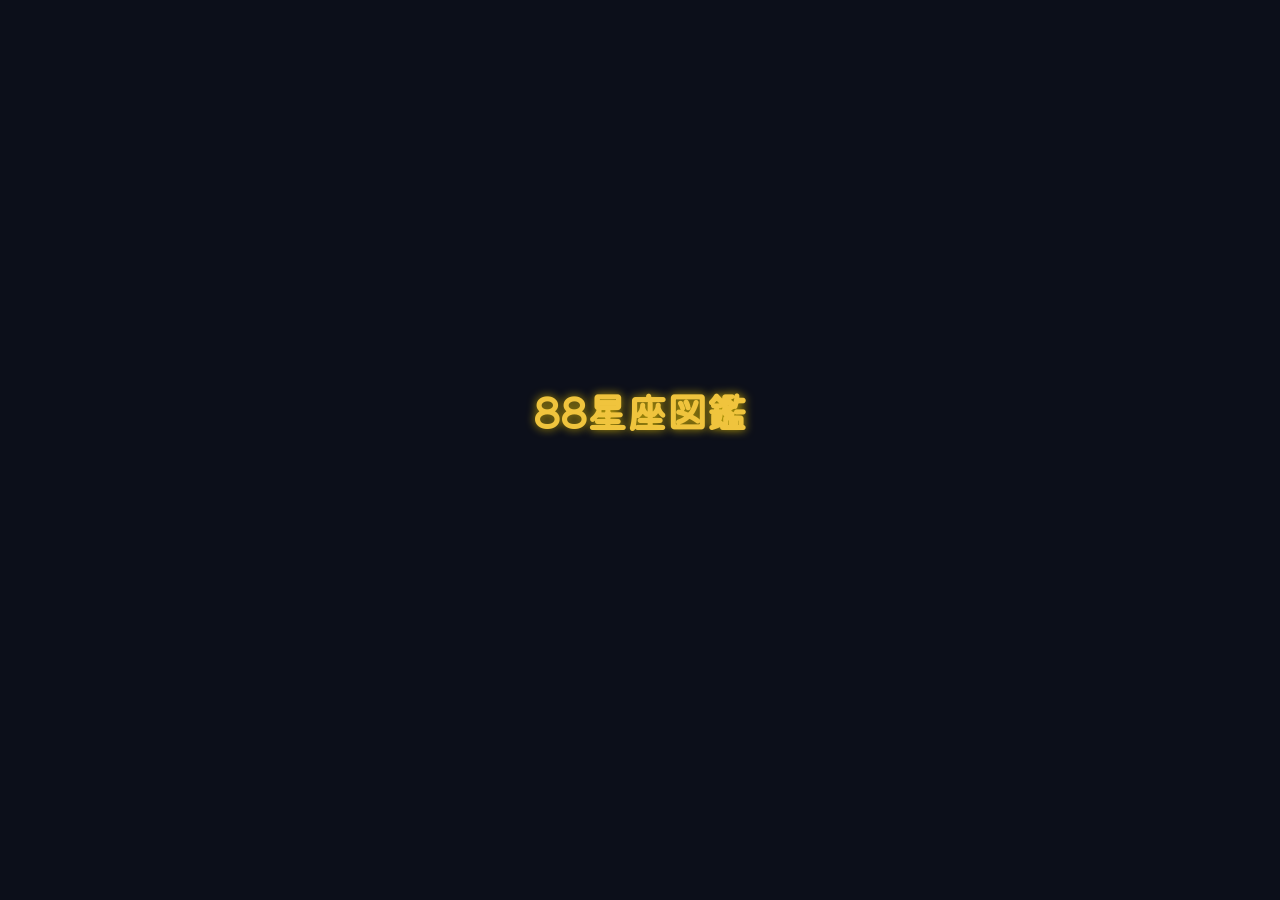
<file: constellation.html>
<!DOCTYPE html>
<html lang="ja">
<head>
    <meta charset="UTF-8">
    <meta name="viewport" content="width=device-width, initial-scale=1.0">
    <title>88星座図鑑</title>
    <link rel="stylesheet" href="style.css">
    <link rel="preconnect" href="https://fonts.googleapis.com">
    <link rel="preconnect" href="https://fonts.gstatic.com" crossorigin>
    <link href="https://fonts.googleapis.com/css2?family=Kiwi+Maru:wght@400;500&family=Noto+Sans+JP:wght@400;700&display=swap" rel="stylesheet">
</head>
<body>

    <div id="stars"></div>
    <div id="stars2"></div>
    <div id="stars3"></div>
    <div class="shooting-star"></div>
    <div class="shooting-star"></div>
    <div class="shooting-star"></div>

    <div id="splash-screen">
        <div class="splash-content">
            <h1 class="splash-title">88星座図鑑</h1>
            <div class="credits">
                <p>製作：MONDOCOLO STUDIO.</p>
                
                <p>©株式会社MONDOCOLO</p>
            </div>
        </div>
    </div>

    <div id="app-container" class="hidden">
        <header>
            <h1>88星座図鑑</h1>
            <p>気になる星座をタップしてください</p>
        </header>
        <main id="constellation-grid" class="grid-container"></main>
        <footer class="app-footer">
            <p>製作：MONDOCOLO STUDIO.</p>
            
            <p>2026 株式会社MONDOCOLO</p>
            <p>「星と君ぷろじぇくと」実行委員会</p>
        </footer>
    </div>

    <div id="modal" class="modal-overlay hidden">
        <div class="modal-content">
            <button id="close-button" class="close-button">&times;</button>
            <div class="modal-body">
                <div class="modal-info">
                    <h2 id="modal-name-jp">星座名</h2>
                    <p id="modal-name-en" class="en-name">English Name</p>
                    <div class="modal-details">
                        <p><strong>見頃の季節:</strong> <span id="modal-season"></span></p>
                        <p><strong>有名な星:</strong> <span id="modal-star"></span></p>
                        <div id="modal-description-container"></div>
                    </div>
                </div>
            </div>
        </div>
    </div>

    <script src="script.js"></script>
</body>
</html>
</file>
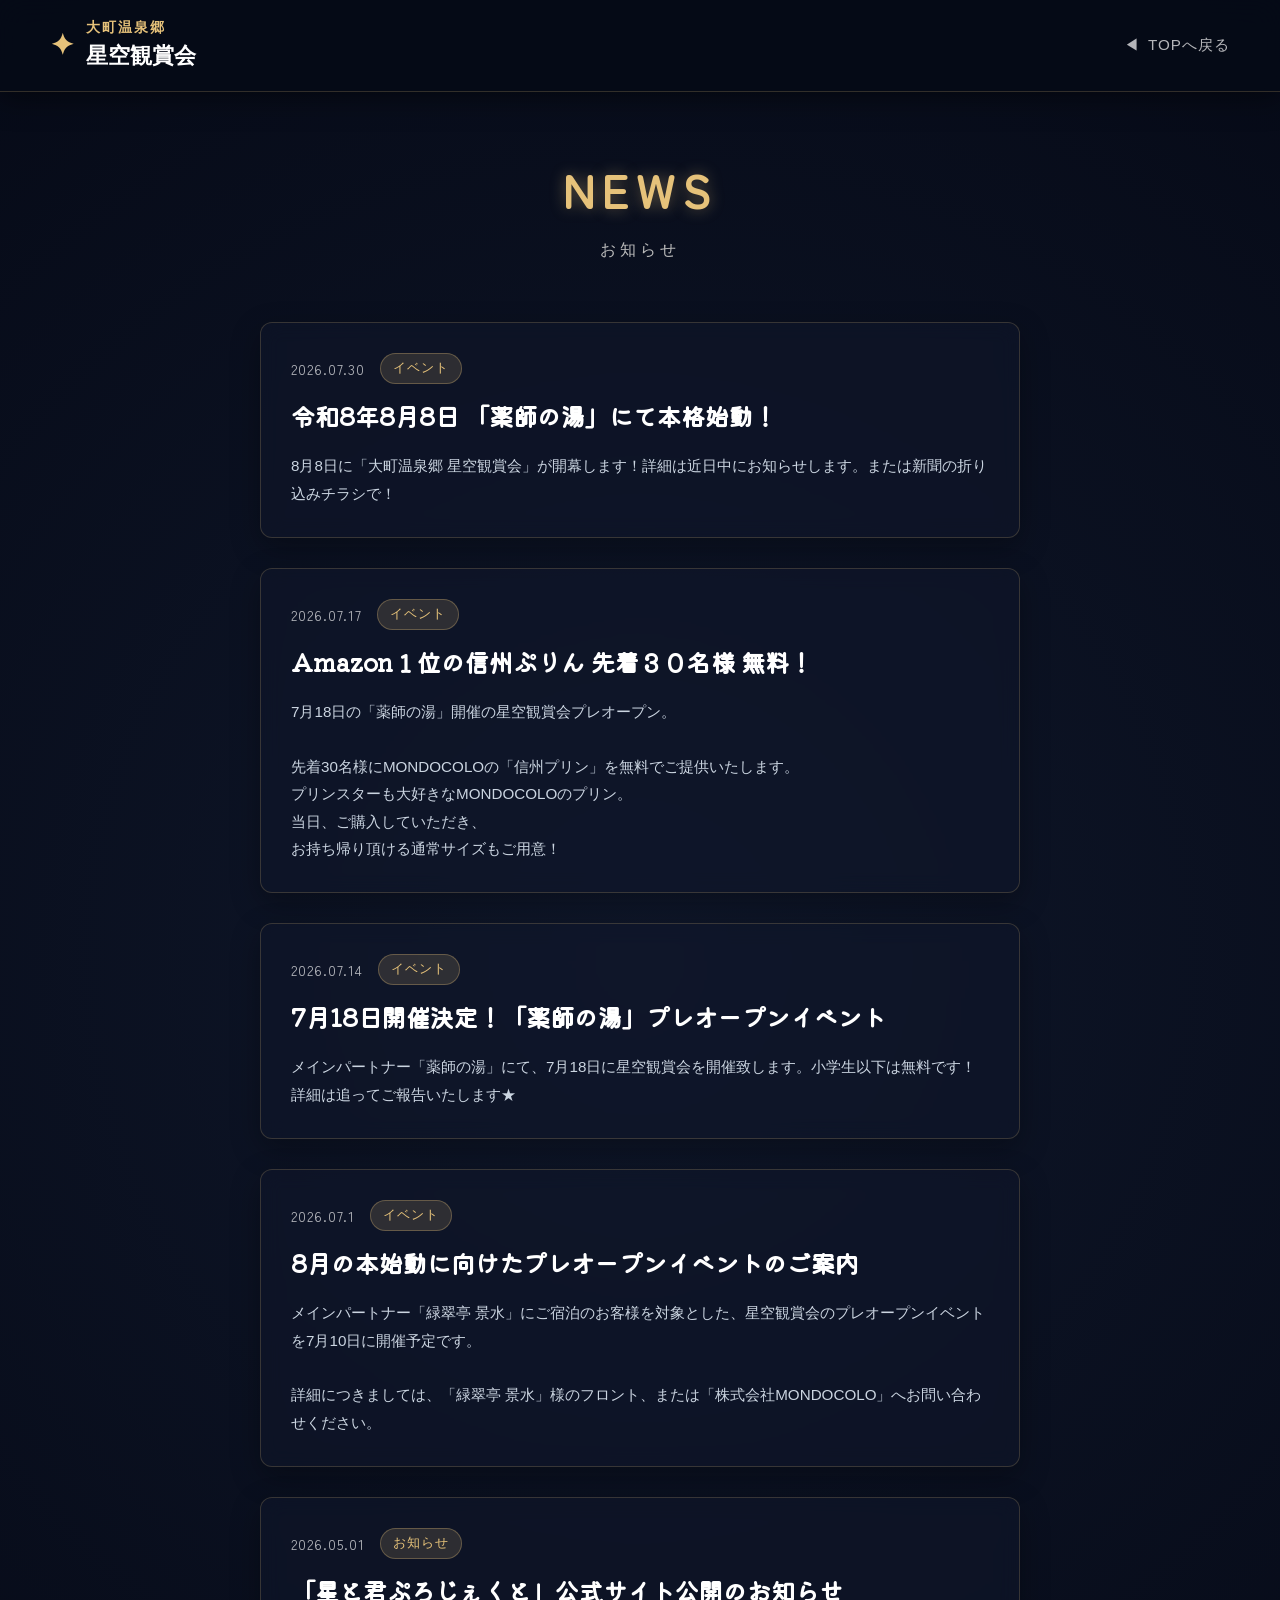
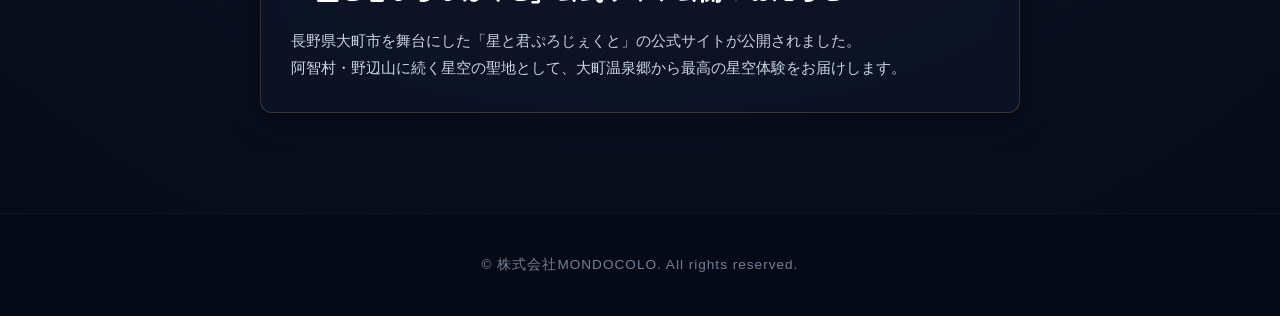
<file: news.html>
<!DOCTYPE html>
<html lang="ja">
<head>
    <meta charset="UTF-8">
    <meta name="viewport" content="width=device-width, initial-scale=1.0">
    <title>お知らせ | 大町温泉郷 星空観賞会 ～銀河の旅人～</title>
    <link rel="icon" href="data:image/svg+xml,<svg xmlns=%22http://www.w3.org/2000/svg%22 viewBox=%220 0 100 100%22><text y=%22.9em%22 font-size=%2290%22>✦</text></svg>">
    <link href="https://fonts.googleapis.com/css2?family=Kiwi+Maru:wght@500&family=Zen+Maru+Gothic:wght@500;700&display=swap" rel="stylesheet">
    <style>
        :root {
            --bg-overlay: rgba(6, 10, 23, 0.95);
            --text-main: #f0f8ff;
            --accent-gold: #e6c27a;
            --accent-glow: rgba(230, 194, 122, 0.4);
            --card-bg: rgba(15, 23, 42, 0.6);
        }

        * {
            box-sizing: border-box;
            margin: 0;
            padding: 0;
        }

        body {
            font-family: 'Helvetica Neue', 'Hiragino Kaku Gothic ProN', sans-serif;
            color: var(--text-main);
            line-height: 1.6;
            background-color: #060a17;
            overflow-x: hidden;
            background-image: radial-gradient(circle at center, rgba(15, 23, 42, 1) 0%, rgba(6, 10, 23, 1) 100%);
        }

        header {
            position: fixed;
            top: 0;
            left: 0;
            width: 100%;
            height: 92px;
            background: rgba(6, 10, 23, 0.9);
            backdrop-filter: blur(15px);
            border-bottom: 1px solid rgba(230, 194, 122, 0.2);
            display: flex;
            justify-content: space-between;
            align-items: center;
            padding: 0 50px;
            z-index: 1000;
            box-shadow: 0 4px 30px rgba(0, 0, 0, 0.5);
        }

        .logo {
            font-size: 1.4rem;
            font-weight: bold;
            text-decoration: none;
            color: #fff;
            display: flex;
            align-items: center;
            gap: 12px;
        }

        .logo-icon {
            color: var(--accent-gold);
            font-size: 1.8rem;
            animation: pulse 3s infinite ease-in-out;
        }

        .logo-text span {
            color: var(--accent-gold);
            font-size: 0.85rem;
            display: block;
            letter-spacing: 2px;
        }

        .back-to-home {
            color: rgba(255, 255, 255, 0.7);
            text-decoration: none;
            font-size: 0.95rem;
            letter-spacing: 1px;
            transition: color 0.3s;
            display: flex;
            align-items: center;
            gap: 8px;
        }

        .back-to-home:hover {
            color: var(--accent-gold);
        }

        .container {
            max-width: 800px;
            margin: 0 auto;
            padding: 150px 20px 100px 20px;
        }

        .page-title {
            text-align: center;
            margin-bottom: 60px;
        }

        .page-title h1 {
            font-size: 3rem;
            color: var(--accent-gold);
            letter-spacing: 6px;
            text-shadow: 0 0 15px var(--accent-glow);
            font-family: 'Zen Maru Gothic', sans-serif;
        }

        .page-title p {
            font-size: 1rem;
            color: #bbb;
            letter-spacing: 4px;
            margin-top: 10px;
        }

        .news-list {
            display: flex;
            flex-direction: column;
            gap: 30px;
        }

        .news-article {
            background: var(--card-bg);
            border: 1px solid rgba(230, 194, 122, 0.2);
            border-radius: 12px;
            padding: 30px;
            backdrop-filter: blur(10px);
            transition: transform 0.3s ease, border-color 0.3s ease;
            box-shadow: 0 10px 30px rgba(0,0,0,0.3);
        }

        .news-article:hover {
            transform: translateY(-3px);
            border-color: rgba(230, 194, 122, 0.6);
        }

        .news-meta {
            display: flex;
            align-items: center;
            gap: 15px;
            margin-bottom: 15px;
            font-size: 0.9rem;
        }

        .news-date {
            color: rgba(255, 255, 255, 0.7);
            font-family: 'Zen Maru Gothic', sans-serif;
            letter-spacing: 1px;
        }

        .news-category {
            background: rgba(230, 194, 122, 0.15);
            color: var(--accent-gold);
            padding: 4px 12px;
            border-radius: 20px;
            font-size: 0.8rem;
            border: 1px solid rgba(230, 194, 122, 0.3);
            letter-spacing: 1px;
        }

        .news-title {
            font-size: 1.5rem;
            color: #fff;
            margin-bottom: 20px;
            line-height: 1.4;
            font-family: 'Kiwi Maru', serif;
        }

        .news-content {
            color: #cbd5e1;
            line-height: 1.8;
            font-size: 0.95rem;
            white-space: pre-wrap;
        }

        footer {
            text-align: center;
            padding: 40px 20px;
            background: rgba(6, 10, 23, 0.95);
            border-top: 1px solid rgba(255, 255, 255, 0.05);
        }

        .footer-credit {
            font-size: 0.85rem;
            color: #718096;
            letter-spacing: 1px;
        }

        @keyframes pulse { 0%, 100% { opacity: 0.6; } 50% { opacity: 1; text-shadow: 0 0 15px var(--accent-gold); } }

        @media (max-width: 768px) {
            header { padding: 0 20px; height: 82px; }
            .logo { font-size: 1.1rem; }
            .logo-icon { font-size: 1.4rem; }
            .container { padding: 120px 15px 80px 15px; }
            .page-title h1 { font-size: 2.2rem; }
            .news-article { padding: 20px; }
            .news-title { font-size: 1.3rem; }
        }
    </style>
</head>
<body>

    <header>
        <a href="index.html" class="logo">
            <div class="logo-icon">✦</div>
            <div class="logo-text">
                <span>大町温泉郷</span>
                <span style="font-size:1.4rem; color:#fff; font-weight:bold; letter-spacing:0;">星空観賞会</span>
            </div>
        </a>
        <a href="index.html" class="back-to-home">
            <span>◀</span> TOPへ戻る
        </a>
    </header>

    <main class="container">
        <div class="page-title">
            <h1>NEWS</h1>
            <p>お知らせ</p>
        </div>

        <div class="news-list" id="news-container">
        </div>
    </main>

    <footer>
        <div class="footer-credit">&copy; 株式会社MONDOCOLO. All rights reserved.</div>
    </footer>

    <script src="newsData.js?ver=1.0"></script>
    <script>
        function renderNews() {
            const container = document.getElementById('news-container');
            
            if (!container || typeof newsData === 'undefined') {
                return;
            }
            
            newsData.forEach(news => {
                const articleEl = document.createElement('article');
                articleEl.className = 'news-article';
                
                articleEl.innerHTML = `
                    <div class="news-meta">
                        <span class="news-date">${news.date}</span>
                        <span class="news-category">${news.category}</span>
                    </div>
                    <h2 class="news-title">${news.title}</h2>
                    <div class="news-content">${news.content}</div>
                `;
                
                container.appendChild(articleEl);
            });
        }

        document.addEventListener('DOMContentLoaded', renderNews);
    </script>
</body>
</html>
</file>
<file: style.css>
:root {
    --bg-color: #0c0f1a;
    --card-color: rgba(28, 32, 51, 0.7);
    --text-color: #e0e0e0;
    --accent-color: #f0c43d;
    --highlight-color: #a0c0ff;
    --font-jp: 'Noto Sans JP', sans-serif;
    --font-title: 'Kiwi Maru', serif;
}
* { box-sizing: border-box; margin: 0; padding: 0; }
body { background-color: var(--bg-color); color: var(--text-color); font-family: var(--font-jp); overflow: hidden; }

/* ▼▼▼ ここから背景アニメーションの変更点 ▼▼▼ */
#stars, #stars2, #stars3 {
    position: fixed;
    top: 0;
    left: 0;
    width: 200%;
    height: 200%;
    z-index: -1;
    /* 変更点: 星のサイズを大きく (1px -> 2px, 2px -> 3px) */
    background-image: radial-gradient(2px 2px at 50px 50px, white, transparent),
                      radial-gradient(2px 2px at 100px 150px, white, transparent),
                      radial-gradient(3px 3px at 200px 50px, white, transparent);
    background-repeat: repeat;
}

#stars {
    /* 変更点: 密度を高く(300px -> 150px)、速度を速く(50s -> 30s) */
    background-size: 150px 150px;
    animation: zoom 30s alternate infinite;
}
#stars2 {
    /* 変更点: 密度を高く(500px -> 250px)、速度を速く(70s -> 45s) */
    background-size: 250px 250px;
    animation: zoom 45s alternate-reverse infinite;
}
#stars3 {
    /* 変更点: 密度を高く(700px -> 350px)、速度を速く(90s -> 60s) */
    background-size: 350px 350px;
    animation: zoom 60s alternate infinite;
}
/* ▲▲▲ ここまで背景アニメーションの変更点 ▲▲▲ */

@keyframes zoom { from { transform: scale(1); } to { transform: scale(1.5); } }

.shooting-star { position: fixed; top: -10px; left: 50%; width: 2px; height: 150px; background: linear-gradient(to top, rgba(255, 255, 255, 0), rgba(255, 255, 255, 0.6)); transform-origin: top left; transform: rotate(-45deg); animation: shooting-star-animation 10s ease-in-out infinite; z-index: -1; }
.shooting-star:nth-child(2) { top: 20%; left: -50px; animation-delay: 3s; animation-duration: 8s; }
.shooting-star:nth-child(3) { top: -10px; left: 80%; animation-delay: 5.5s; animation-duration: 12s; }
@keyframes shooting-star-animation { 0% { opacity: 0; transform: rotate(-45deg) translateX(0); } 10% { opacity: 1; } 90% { opacity: 1; } 100% { opacity: 0; transform: rotate(-45deg) translateX(150vw); } }

#splash-screen { position: fixed; top: 0; left: 0; width: 100%; height: 100%; background-color: var(--bg-color); z-index: 1000; display: flex; justify-content: center; align-items: center; text-align: center; transition: opacity 1s ease-out, visibility 1s ease-out; }
#splash-screen.hidden { opacity: 0; visibility: hidden; pointer-events: none; }
.splash-content h1 { font-family: var(--font-title); color: var(--accent-color); font-size: 2.5rem; margin-bottom: 2rem; opacity: 0; transform: translateY(20px); transition: opacity 1s ease, transform 1s ease; text-shadow: 0 0 10px rgba(255, 215, 0, 0.7); }
#splash-screen .credits p { font-size: 0.8rem; color: #a0a0a0; line-height: 1.8; opacity: 0; transform: translateY(20px); transition: opacity 0.8s ease, transform 0.8s ease; }
.splash-content h1.visible { opacity: 1; transform: translateY(0); }
#splash-screen .credits.visible p:nth-child(1) { transition-delay: 0.2s; opacity: 1; transform: translateY(0); }
#splash-screen .credits.visible p:nth-child(2) { transition-delay: 0.4s; opacity: 1; transform: translateY(0); }
#splash-screen .credits.visible p:nth-child(3) { transition-delay: 0.6s; opacity: 1; transform: translateY(0); }

#app-container { opacity: 1; transition: opacity 1s ease-in; height: 100vh; overflow-y: auto; }
#app-container.hidden { opacity: 0; pointer-events: none; }
header { text-align: center; padding: 20px; position: sticky; top: 0; z-index: 10; background: rgba(12, 15, 26, 0.8); backdrop-filter: blur(10px); -webkit-backdrop-filter: blur(10px); box-shadow: 0 2px 10px rgba(0,0,0,0.5); }
header h1 { font-family: var(--font-title); color: var(--highlight-color); font-size: 2.2rem; margin-bottom: 8px; text-shadow: 0 0 8px rgba(160, 192, 255, 0.6); }
header p { color: #a0a0a0; }
main { padding: 20px; max-width: 1200px; margin: 0 auto; }
.grid-container { display: grid; grid-template-columns: repeat(auto-fill, minmax(150px, 1fr)); gap: 20px; }
.constellation-card { background-color: var(--card-color); border: 1px solid rgba(160, 192, 255, 0.2); border-radius: 12px; padding: 20px 15px; text-align: center; font-weight: 500; font-size: 1.1rem; cursor: pointer; backdrop-filter: blur(5px); -webkit-backdrop-filter: blur(5px); opacity: 0; transform: translateY(20px); transition: opacity 0.5s ease, transform 0.5s ease, background-color 0.3s ease, box-shadow 0.3s ease; }
.constellation-card.visible { opacity: 1; transform: translateY(0); }
.constellation-card:hover { background-color: rgba(160, 192, 255, 0.2); transform: translateY(-5px) scale(1.05); box-shadow: 0 0 20px rgba(160, 192, 255, 0.5); }
.app-footer { text-align: center; margin-top: 40px; padding: 20px; border-top: 1px solid rgba(160, 192, 255, 0.2); }
.app-footer p { font-size: 0.75rem; color: #a0a0a0; line-height: 1.7; }

.modal-overlay { position: fixed; top: 0; left: 0; width: 100%; height: 100%; background-color: rgba(0, 0, 0, 0.7); display: flex; justify-content: center; align-items: center; padding: 20px; z-index: 1001; opacity: 1; visibility: visible; transition: opacity 0.3s, visibility 0.3s; backdrop-filter: blur(8px); -webkit-backdrop-filter: blur(8px); }
.modal-overlay.hidden { opacity: 0; visibility: hidden; }
.modal-content { background-color: var(--bg-color); border: 1px solid var(--highlight-color); padding: 30px; border-radius: 15px; max-width: 600px; width: 100%; position: relative; box-shadow: 0 0 30px rgba(160, 192, 255, 0.5); max-height: 90vh; overflow-y: auto; transform: scale(0.95); transition: transform 0.3s; }
.modal-overlay:not(.hidden) .modal-content { transform: scale(1); }
.close-button { position: absolute; top: 15px; right: 25px; background: none; border: none; color: var(--text-color); font-size: 2.5rem; cursor: pointer; }
.modal-body { display: block; }
.modal-info h2 { font-family: var(--font-title); color: var(--accent-color); font-size: 2.2rem; }
.en-name { font-style: italic; color: #a0a0a0; margin-bottom: 20px; display: block; }
#modal-description-container h4 { color: var(--highlight-color); margin-top: 1em; margin-bottom: 0.5em; border-bottom: 1px solid rgba(160, 192, 255, 0.3); padding-bottom: 0.3em; }
#modal-description-container p { line-height: 1.8; margin-bottom: 10px; }
</file>
